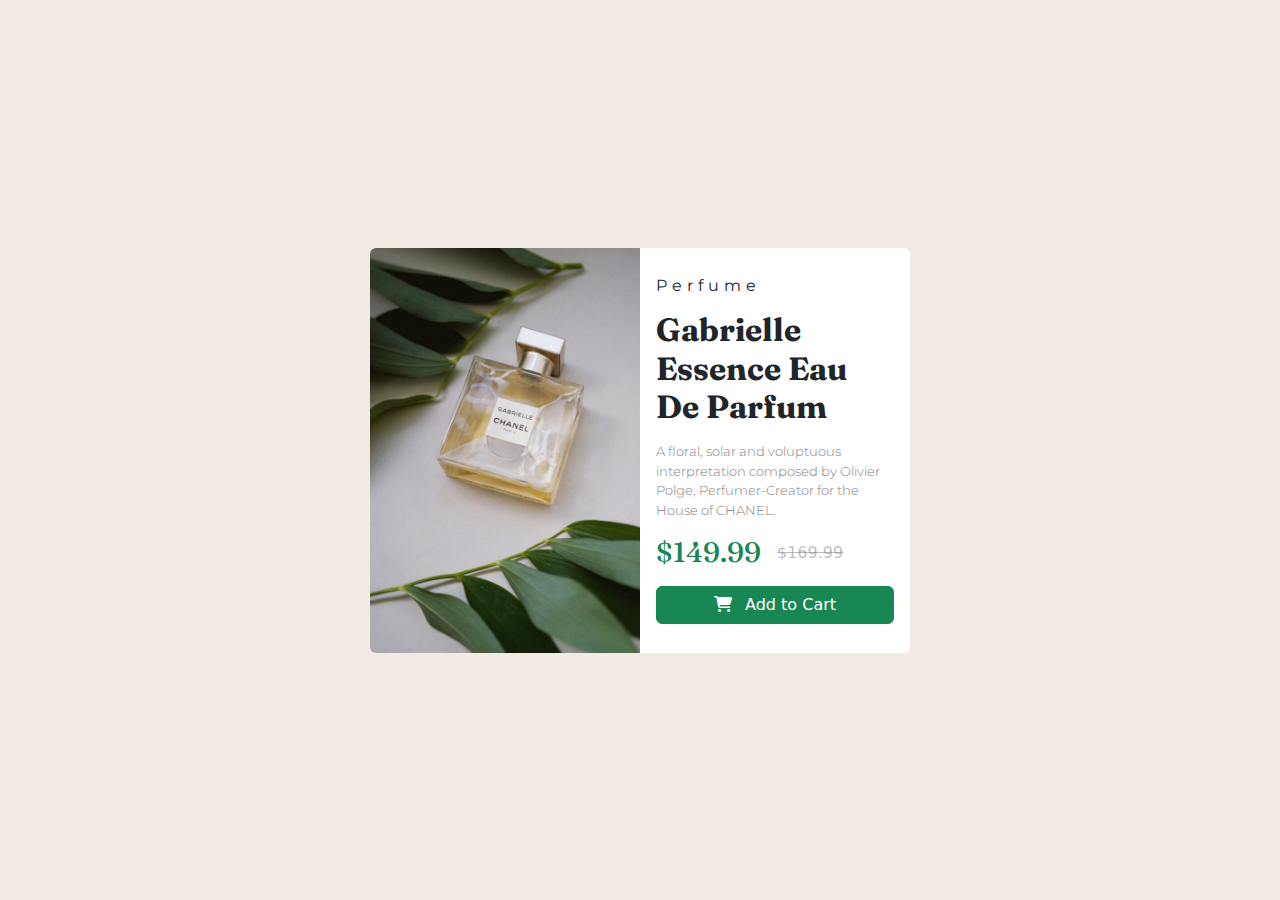
<file: product-preview-card-component/product-preview-card-component-main/index.html>
<!DOCTYPE html>
<html lang="en">
  <head>
    <meta charset="UTF-8" />
    <meta name="viewport" content="width=device-width, initial-scale=1.0" />
    <!-- displays site properly based on user's device -->

    <link
      rel="icon"
      type="image/png"
      sizes="32x32"
      href="./images/favicon-32x32.png"
    />

    <title>Frontend Mentor | Product preview card component</title>

    <!-- Feel free to remove these styles or customize in your own stylesheet 👍 -->
    <link
      rel="stylesheet"
      href="https://cdn.jsdelivr.net/npm/bootstrap@5.3.3/dist/css/bootstrap.min.css"
      integrity="sha384-QWTKZyjpPEjISv5WaRU9OFeRpok6YctnYmDr5pNlyT2bRjXh0JMhjY6hW+ALEwIH"
      crossorigin="anonymous"
    />
    <link rel="stylesheet" href="style.css" />
    <link
      rel="stylesheet"
      href="https://cdnjs.cloudflare.com/ajax/libs/font-awesome/6.7.2/css/all.min.css"
      integrity="sha512-Evv84Mr4kqVGRNSgIGL/F/aIDqQb7xQ2vcrdIwxfjThSH8CSR7PBEakCr51Ck+w+/U6swU2Im1vVX0SVk9ABhg=="
      crossorigin="anonymous"
      referrerpolicy="no-referrer"
    />
  </head>
  <body>
    <main class="h-100">
      <section class="h-100 d-flex justify-content-center align-content-center">
        <div class="align-self-center">
          <div class="card border-0" style="max-width: 540px">
            <div class="row g-0">
              <div class="col-md-6 d-none d-sm-none d-md-flex">
                <img
                  src="images/image-product-desktop.jpg"
                  class="img-fluid rounded-start object-fit-cover h-100"
                  alt="..."
                />
              </div>
              <div class="col-md-6 d-sm-flex d-md-none">
                <img
                  src="images/image-product-mobile.jpg"
                  class="img-fluid rounded-start object-fit-cover h-100"
                  alt="..."
                />
              </div>
              <div
                class="col-md-6 d-flex justify-content-around align-items-center"
              >
                <div>
                  <div class="card-body">
                    <h6 class="card-title title mb-3">Perfume</h6>
                    <h2 class="card-text main-title mt-2 mb-3">
                      Gabrielle Essence Eau De Parfum
                    </h2>
                    <p class="card-text para mb-3">
                      A floral, solar and voluptuous interpretation composed by
                      Olivier Polge, Perfumer-Creator for the House of CHANEL.
                    </p>
                    <div class="d-flex gap-3 align-items-center mb-3">
                      <h3 class="text-success prices m-0">$149.99</h3>
                      <p class="text-decoration-line-through del m-0">
                        $169.99
                      </p>
                    </div>

                    <button class="btn btn-success w-100">
                      <i class="fa-solid fa-cart-shopping me-2"></i> Add to Cart
                    </button>
                  </div>
                </div>
              </div>
            </div>
          </div>
        </div>
      </section>
    </main>
  </body>
</html>
</file>
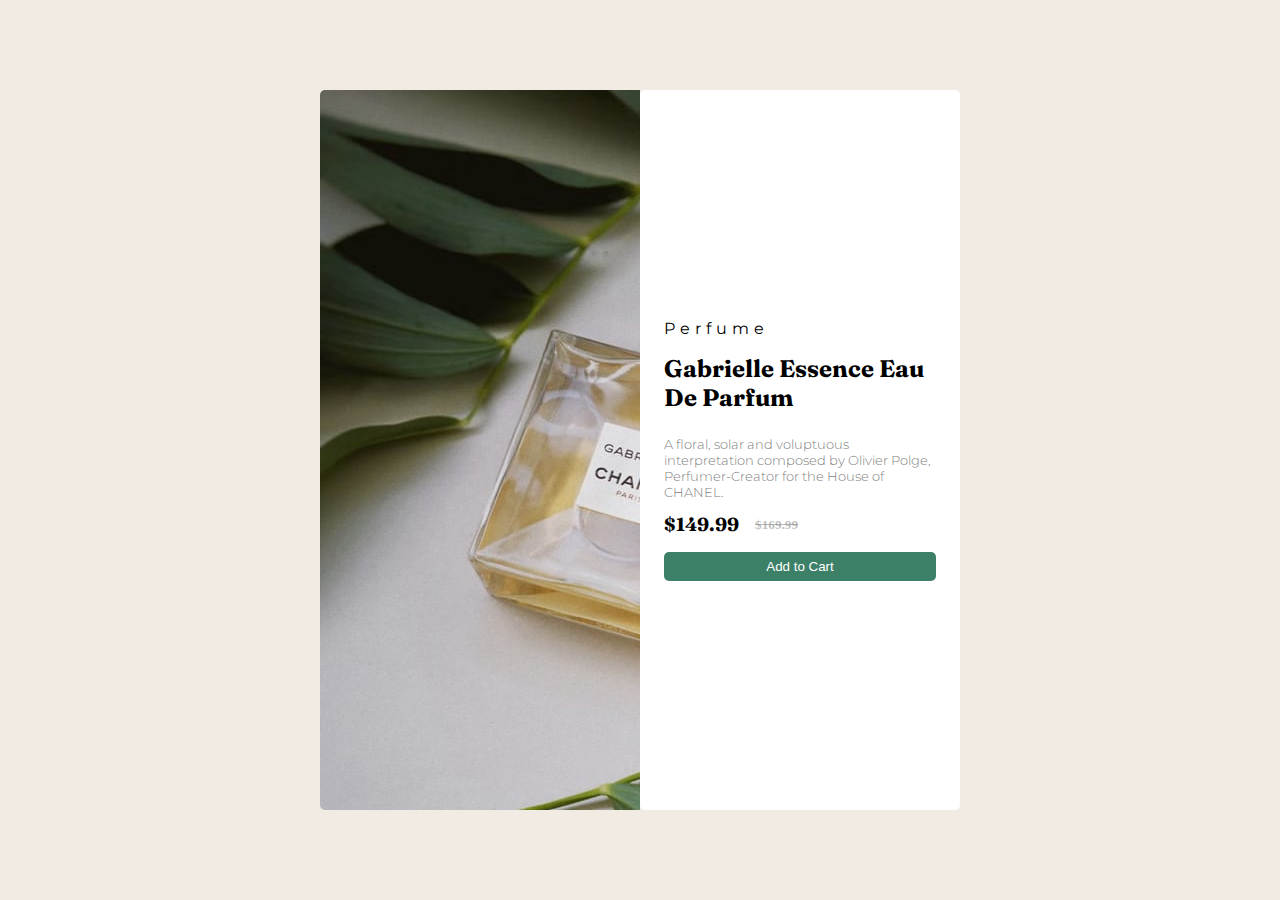
<file: product-preview-card-component/product-preview-card-component-main/index2.html>
<!DOCTYPE html>
<html lang="en">
  <head>
    <meta charset="UTF-8" />
    <meta name="viewport" content="width=device-width, initial-scale=1.0" />
    <link rel="stylesheet" href="style2.css" />
    <title>Card</title>
  </head>
  <body>
    <main>
      <section>
        <div class="maindiv">
          <div class="image">
            <img src="./images/image-product-desktop.jpg" alt="" />
          </div>
          <div class="content">
            <p class="title">Perfume</p>
            <h2 class="main-title">Gabrielle Essence Eau De Parfum</h2>
            <p class="para">
              A floral, solar and voluptuous interpretation composed by Olivier
              Polge, Perfumer-Creator for the House of CHANEL.
            </p>
            <div class="prices">
              <h3 class="ppp">$149.99</h3>
              <del class="del"><h5>$169.99</h5></del>
            </div>
            <button>Add to Cart</button>
          </div>
        </div>
      </section>
    </main>
  </body>
</html>
</file>
<file: product-preview-card-component/product-preview-card-component-main/style.css>
@import url("https://fonts.googleapis.com/css2?family=Fraunces:ital,opsz,wght@0,9..144,100..900;1,9..144,100..900&family=Montserrat:ital,wght@0,100..900;1,100..900&display=swap");
body {
  height: 100vh;
  background-color: hsl(30, 38%, 92%) ;
}
.title {
  font-family: "Montserrat", serif;
  font-weight: 400;
  letter-spacing: 5px;
}
.main-title {
  font-family: "Fraunces", serif;
  font-weight: bold;
}

.para {
  font-family: "Montserrat", serif;
  font-size: small;
  font-weight: 300;
  color: gray;
}

.prices {
  font-family: "Fraunces", serif;
}

.del {
  color: rgba(128, 128, 128, 0.527);
}
</file>
<file: product-preview-card-component/product-preview-card-component-main/style2.css>
@import url("https://fonts.googleapis.com/css2?family=Fraunces:ital,opsz,wght@0,9..144,100..900;1,9..144,100..900&family=Montserrat:ital,wght@0,100..900;1,100..900&display=swap");

* {
  margin: 0;
  padding: 0;
  box-sizing: border-box;
}

body {
  height: 100vh;
  background-color: hsl(30, 38%, 92%);
  display: flex;
  justify-content: center;
  align-items: center;
}
main {
  height: 80%;
  display: flex;
  justify-content: center;
  align-items: center;
}
section {
  height: 100%;
  display: flex;
  justify-content: center;
  align-items: center;
}
.maindiv {
  /* background-color: red; */
  width: 50%;
  height: 100%;
  display: flex;
  justify-content: center;
  align-items: center;
  border-radius: 5px;
}
.image {
  width: 50%;
  height: 100%;
  object-fit: cover;
  overflow: hidden;
  border-radius: 5px 0 0 5px;
}

.content {
  border-radius: 5px;
  padding: 2em 1.5em;
  width: 50%;
  height: 100%;
  background-color: white;
  display: flex;
  flex-direction: column;
  justify-content: center;
}

.title {
  font-family: "Montserrat", serif;
  font-weight: 400;
  letter-spacing: 5px;
  margin-bottom: 1em;
}
.main-title {
  font-family: "Fraunces", serif;
  font-weight: bold;
  margin-bottom: 1em;
}

.para {
  font-family: "Montserrat", serif;
  font-size: small;
  font-weight: 300;
  color: gray;
  margin-bottom: 1em;
}

.prices {
  display: flex;
  gap: 1em;
  align-items: center;
  margin-bottom: 1em;
}
.ppp {
  font-family: "Fraunces", serif;
}

.del {
  color: rgba(128, 128, 128, 0.527);
}

button {
  cursor: pointer;
  width: 100%;
  padding: 0.5em;
  border: 0;
  background-color: hsl(158, 36%, 37%);
  color: white;
  border-radius: 5px;
}
button:hover {
  background-color: hsl(157, 40%, 23%);
}
</file>
